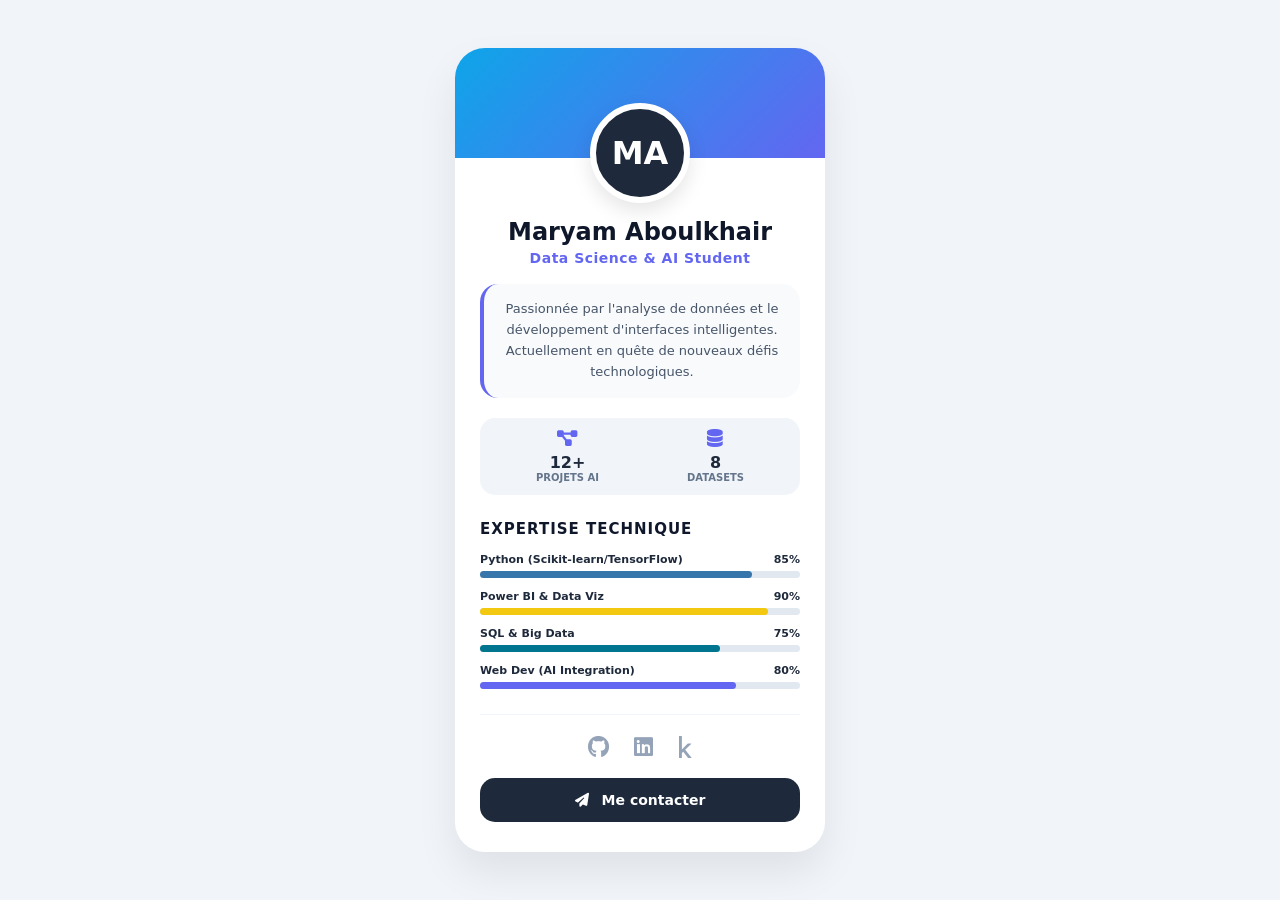
<file: index.html>
<!DOCTYPE html>
<html lang="fr">
<head>
    <meta charset="UTF-8">
    <meta name="viewport" content="width=device-width, initial-scale=1.0">
    <title>Carte Digitale - Maryam Aboulkhair</title>
    <link rel="stylesheet" href="style.css">
    <link rel="stylesheet" href="https://cdnjs.cloudflare.com/ajax/libs/font-awesome/6.4.0/css/all.min.css">
</head>
<body>

    <div class="card">
        <div class="header-banner"></div>

        <div class="card-content">
            <div class="avatar-wrapper">
                <div class="avatar-circle">MA</div>
            </div>

            <h1 class="user-name">Maryam Aboulkhair</h1>
            <p class="tagline">Data Science & AI Student</p>

            <div class="bio-box">
                <p>Passionnée par l'analyse de données et le développement d'interfaces intelligentes. Actuellement en quête de nouveaux défis technologiques.</p>
            </div>

            <div class="stats-container">
                <div class="stat-box">
                    <i class="fa-solid fa-diagram-project"></i>
                    <span class="stat-number">12+</span>
                    <span class="stat-label">Projets AI</span>
                </div>
                <div class="stat-box">
                    <i class="fa-solid fa-database"></i>
                    <span class="stat-number">8</span>
                    <span class="stat-label">Datasets</span>
                </div>
            </div>

            <div class="skills-container">
                <h3>Expertise Technique</h3>
                
                <div class="skill-item">
                    <div class="skill-info"><span>Python (Scikit-learn/TensorFlow)</span><span>85%</span></div>
                    <div class="progress-bar"><div class="fill python" style="width: 85%;"></div></div>
                </div>

                <div class="skill-item">
                    <div class="skill-info"><span>Power BI & Data Viz</span><span>90%</span></div>
                    <div class="progress-bar"><div class="fill pbi" style="width: 90%;"></div></div>
                </div>

                <div class="skill-item">
                    <div class="skill-info"><span>SQL & Big Data</span><span>75%</span></div>
                    <div class="progress-bar"><div class="fill sql" style="width: 75%;"></div></div>
                </div>

                <div class="skill-item">
                    <div class="skill-info"><span>Web Dev (AI Integration)</span><span>80%</span></div>
                    <div class="progress-bar"><div class="fill web" style="width: 80%;"></div></div>
                </div>
            </div>

            <div class="contact-footer">
                <div class="social-links">
                    <a href="#" title="GitHub"><i class="fa-brands fa-github"></i></a>
                    <a href="#" title="LinkedIn"><i class="fa-brands fa-linkedin"></i></a>
                    <a href="#" title="Kaggle"><i class="fa-brands fa-kaggle"></i></a>
                </div>
                <button class="btn-main"><i class="fa-solid fa-paper-plane"></i> Me contacter</button>
            </div>
        </div>
    </div>

</body>
</html>
</file>
<file: style.css>
* {
    margin: 0;
    padding: 0;
    box-sizing: border-box;
    font-family: 'Segoe UI', system-ui, -apple-system, sans-serif;
}

body {
    background: #f1f5f9;
    display: flex;
    justify-content: center;
    align-items: center;
    min-height: 100vh;
    padding: 20px;
}

.card {
    background: white;
    width: 370px;
    border-radius: 30px;
    box-shadow: 0 20px 40px rgba(0,0,0,0.08);
    overflow: hidden;
    transition: 0.3s ease;
}

.card:hover {
    transform: translateY(-8px);
}

.header-banner {
    background: linear-gradient(135deg, #0ea5e9 0%, #6366f1 100%);
    height: 110px;
}

.card-content {
    padding: 0 25px 30px;
    text-align: center;
}

.avatar-wrapper {
    margin-top: -55px;
    margin-bottom: 15px;
    display: flex;
    justify-content: center;
}

.avatar-circle {
    width: 100px;
    height: 100px;
    background: #1e293b;
    color: white;
    font-size: 32px;
    font-weight: bold;
    display: flex;
    justify-content: center;
    align-items: center;
    border-radius: 50%;
    border: 6px solid white;
    box-shadow: 0 8px 20px rgba(0,0,0,0.1);
}

.user-name {
    font-size: 24px;
    color: #0f172a;
    margin-bottom: 4px;
}

.tagline {
    font-size: 14px;
    color: #6366f1;
    font-weight: 700;
    letter-spacing: 0.5px;
    margin-bottom: 18px;
}

.bio-box {
    background: #f8fafc;
    padding: 15px;
    border-radius: 18px;
    font-size: 13px;
    color: #475569;
    line-height: 1.6;
    margin-bottom: 20px;
    border-left: 4px solid #6366f1;
}

.stats-container {
    display: flex;
    justify-content: space-around;
    margin-bottom: 25px;
    background: #f1f5f9;
    padding: 12px;
    border-radius: 15px;
}

.stat-box {
    display: flex;
    flex-direction: column;
    align-items: center;
}

.stat-box i {
    color: #6366f1;
    font-size: 18px;
    margin-bottom: 5px;
}

.stat-number {
    font-weight: 800;
    color: #1e293b;
    font-size: 16px;
}

.stat-label {
    font-size: 10px;
    color: #64748b;
    text-transform: uppercase;
    font-weight: 600;
}

.skills-container {
    text-align: left;
    margin-bottom: 25px;
}

.skills-container h3 {
    font-size: 15px;
    margin-bottom: 15px;
    color: #0f172a;
    text-transform: uppercase;
    letter-spacing: 1px;
}

.skill-item {
    margin-bottom: 12px;
}

.skill-info {
    display: flex;
    justify-content: space-between;
    font-size: 11px;
    font-weight: 700;
    margin-bottom: 5px;
    color: #1e293b;
}

.progress-bar {
    background: #e2e8f0;
    height: 7px;
    border-radius: 10px;
}

.fill {
    height: 100%;
    border-radius: 10px;
}

.python { background: #3776ab; }
.pbi { background: #f2c811; }
.sql { background: #00758f; }
.web { background: #6366f1; }

.contact-footer {
    border-top: 1px solid #f1f5f9;
    padding-top: 20px;
}

.social-links {
    display: flex;
    justify-content: center;
    gap: 25px;
    margin-bottom: 18px;
}

.social-links a {
    color: #94a3b8;
    font-size: 22px;
    transition: 0.3s;
}

.social-links a:hover {
    color: #6366f1;
    transform: scale(1.1);
}

.btn-main {
    width: 100%;
    padding: 14px;
    background: #1e293b;
    color: white;
    border: none;
    border-radius: 15px;
    font-weight: bold;
    font-size: 14px;
    cursor: pointer;
    transition: 0.3s;
}

.btn-main i { margin-right: 8px; }

.btn-main:hover {
    background: #6366f1;
    box-shadow: 0 10px 20px rgba(99, 102, 241, 0.2);
}
</file>
